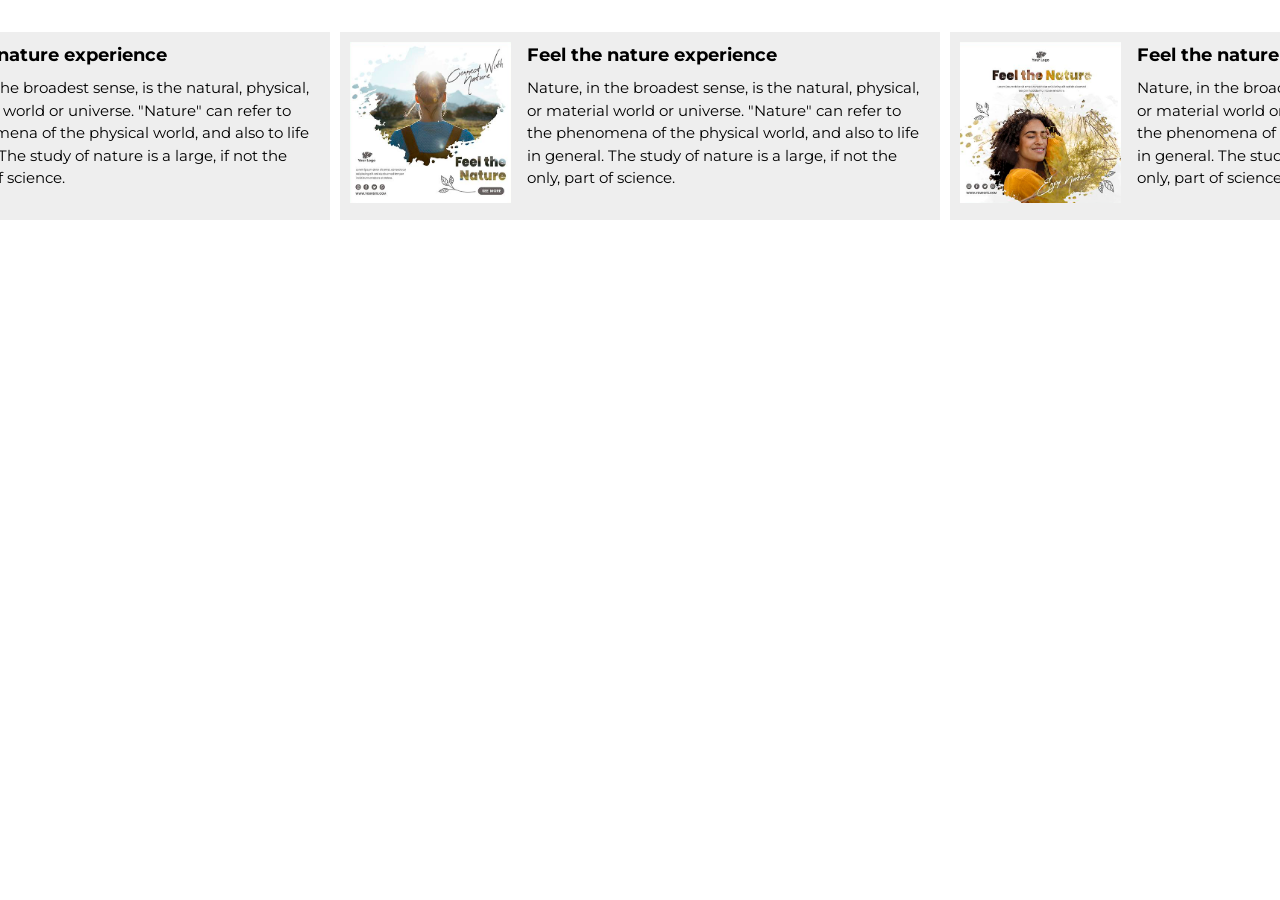
<file: examples/responsive-card/index.html>
<!doctype html>
<html lang="en">
  <head>
    <meta charset="UTF-8" />
    <meta name="viewport" content="width=device-width, initial-scale=1.0" />
    <title>responsive card</title>
    <link rel="stylesheet" href="style.css" />
  </head>
  <body>
    <div class="container">
      <div class="card">
        <div class="card__image">
          <img class="image" src="./images/photo-01.png" alt="image" />
        </div>
        <div class="card__content">
          <h3 class="card__title">Feel the nature experience</h3>
          <p>
            Nature, in the broadest sense, is the natural, physical, or material
            world or universe. "Nature" can refer to the phenomena of the
            physical world, and also to life in general. The study of nature is
            a large, if not the only, part of science.
          </p>
        </div>
      </div>
      <div class="card">
        <div class="card__image">
          <img class="image" src="./images/photo-02.png" alt="image" />
        </div>
        <div class="card__content">
          <h3 class="card__title">Feel the nature experience</h3>
          <p>
            Nature, in the broadest sense, is the natural, physical, or material
            world or universe. "Nature" can refer to the phenomena of the
            physical world, and also to life in general. The study of nature is
            a large, if not the only, part of science.
          </p>
        </div>
      </div>
      <div class="card">
        <div class="card__image">
          <img class="image" src="./images/photo-03.png" alt="image" />
        </div>
        <div class="card__content">
          <h3 class="card__title">Feel the nature experience</h3>
          <p>
            Nature, in the broadest sense, is the natural, physical, or material
            world or universe. "Nature" can refer to the phenomena of the
            physical world, and also to life in general. The study of nature is
            a large, if not the only, part of science.
          </p>
        </div>
      </div>
    </div>
  </body>
</html>
</file>
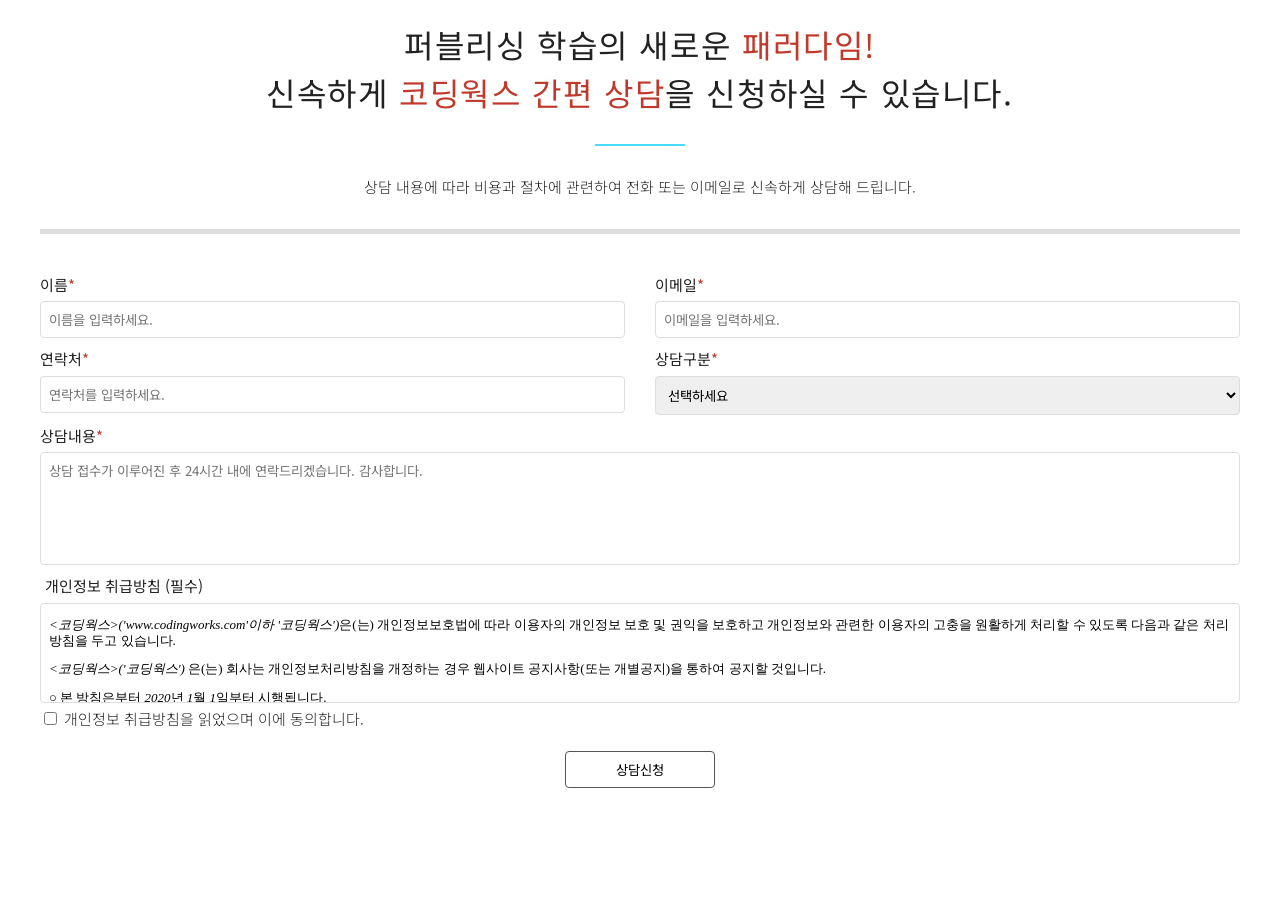
<file: examples/responsive-consulting-application/index.html>
<!doctype html>
<html lang="ko">
  <head>
    <meta charset="UTF-8" />
    <meta name="viewport" content="width=device-width, initial-scale=1.0" />
    <title>responsive consulting application</title>
    <link rel="stylesheet" href="style.css" />
  </head>
  <body>
    <div class="container">
      <header>
        <h1>
          퍼블리싱 학습의 새로운 <em>패러다임!</em><br />
          신속하게 <em>코딩웍스 간편 상담</em>을 신청하실 수 있습니다.
        </h1>
        <p>
          상담 내용에 따라 비용과 절차에 관련하여 전화 또는 이메일로 신속하게
          상담해 드립니다.
        </p>
      </header>
      <form>
        <div class="row">
          <div class="field">
            <label class="required" for="name">이름</label>
            <input
              type="text"
              id="name"
              placeholder="이름을 입력하세요."
              required
            />
          </div>
          <div class="field">
            <label class="required" for="email">이메일</label>
            <input
              type="email"
              id="email"
              placeholder="이메일을 입력하세요."
              required
            />
          </div>
        </div>
        <div class="row">
          <div class="field">
            <label class="required" for="phone">연락처</label>
            <input
              type="text"
              id="phone"
              placeholder="연락처를 입력하세요."
              required
            />
          </div>
          <div class="field">
            <label class="required" for="category">상담구분</label>
            <select name="" id="category">
              <option value="">선택하세요</option>
              <option value="online">온라인</option>
              <option value="offline">오프라인</option>
            </select>
          </div>
        </div>
        <div class="row">
          <div class="field">
            <label class="required" for="content">상담내용</label>
            <textarea
              name=""
              id="content"
              rows="5"
              placeholder="상담 접수가 이루어진 후 24시간 내에 연락드리겠습니다. 감사합니다."
              required
            ></textarea>
          </div>
        </div>
        <div class="policy">
          <h4>개인정보 취급방침 (필수)</h4>
          <iframe src="./policy.html" frameborder="0"></iframe>
          <div>
            <input type="checkbox" name="" id="policy" required />
            <label for="policy"
              >개인정보 취급방침을 읽었으며 이에 동의합니다.</label
            >
          </div>
        </div>
        <div class="apply">
          <button class="applyBtn">상담신청</button>
        </div>
      </form>
    </div>
  </body>
</html>
</file>
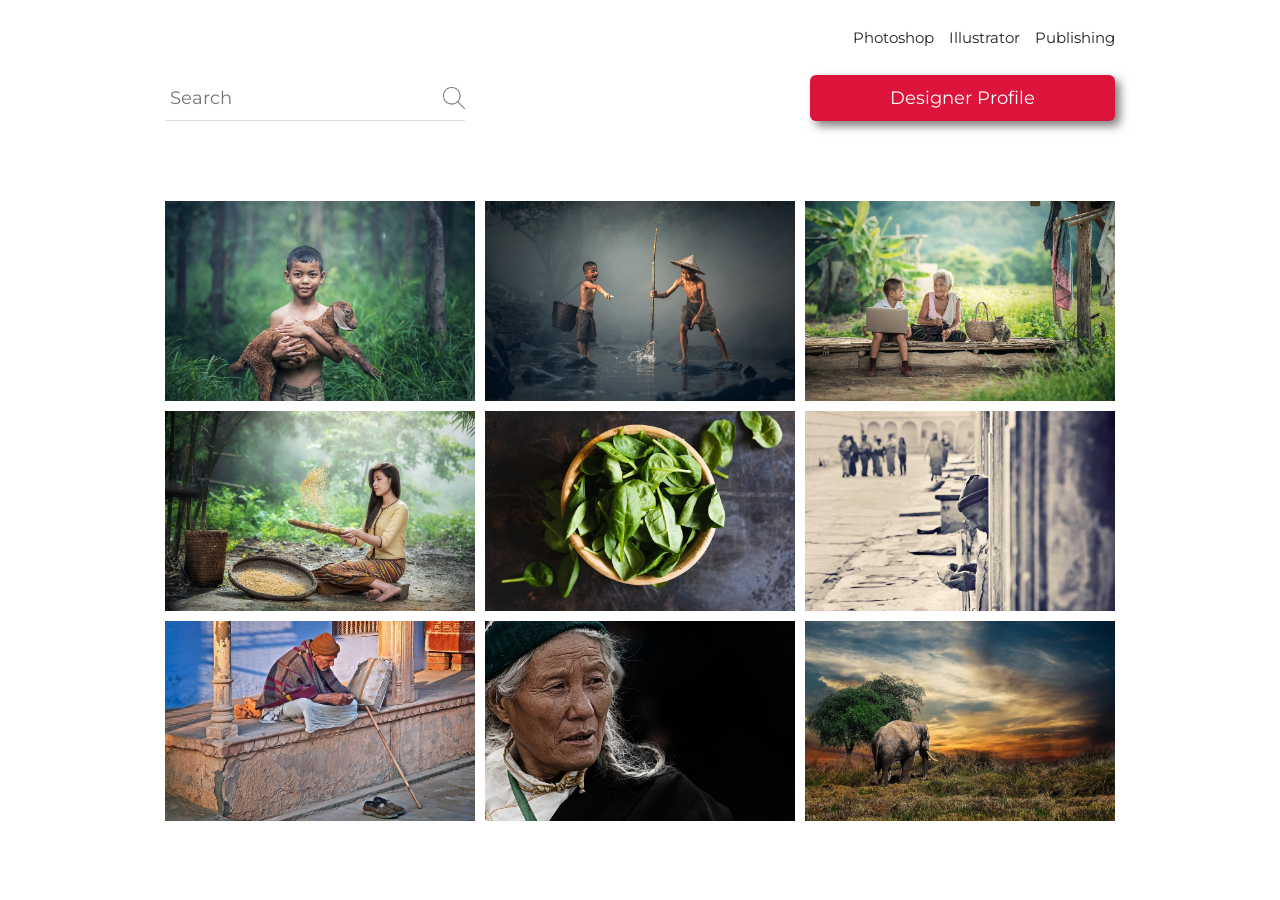
<file: examples/responsive-gallery/index.html>
<!doctype html>
<html lang="en">
  <head>
    <meta charset="UTF-8" />
    <meta name="viewport" content="width=device-width, initial-scale=1.0" />
    <title>responsive gallery</title>
    <link rel="stylesheet" href="style.css" />
  </head>
  <body>
    <div class="container">
      <header>
        <nav>
          <ul class="gnb">
            <li><a href="#">Photoshop</a></li>
            <li><a href="#">Illustrator</a></li>
            <li><a href="#">Publishing</a></li>
          </ul>
        </nav>
        <div class="searchBox">
          <input type="text" name="search" placeholder="Search" />
          <button class="searchBtn">Designer Profile</button>
        </div>
      </header>
      <main>
        <div class="photo">
          <img src="./images/p1.jpg" alt="image" />
        </div>
        <div class="photo">
          <img src="./images/p2.jpg" alt="image" />
        </div>
        <div class="photo">
          <img src="./images/p3.jpg" alt="image" />
        </div>
        <div class="photo">
          <img src="./images/p4.jpg" alt="image" />
        </div>
        <div class="photo">
          <img src="./images/p5.jpg" alt="image" />
        </div>
        <div class="photo">
          <img src="./images/p6.jpg" alt="image" />
        </div>
        <div class="photo">
          <img src="./images/p7.jpg" alt="image" />
        </div>
        <div class="photo">
          <img src="./images/p8.jpg" alt="image" />
        </div>
        <div class="photo">
          <img src="./images/p9.jpg" alt="image" />
        </div>
      </main>
    </div>
  </body>
</html>
</file>
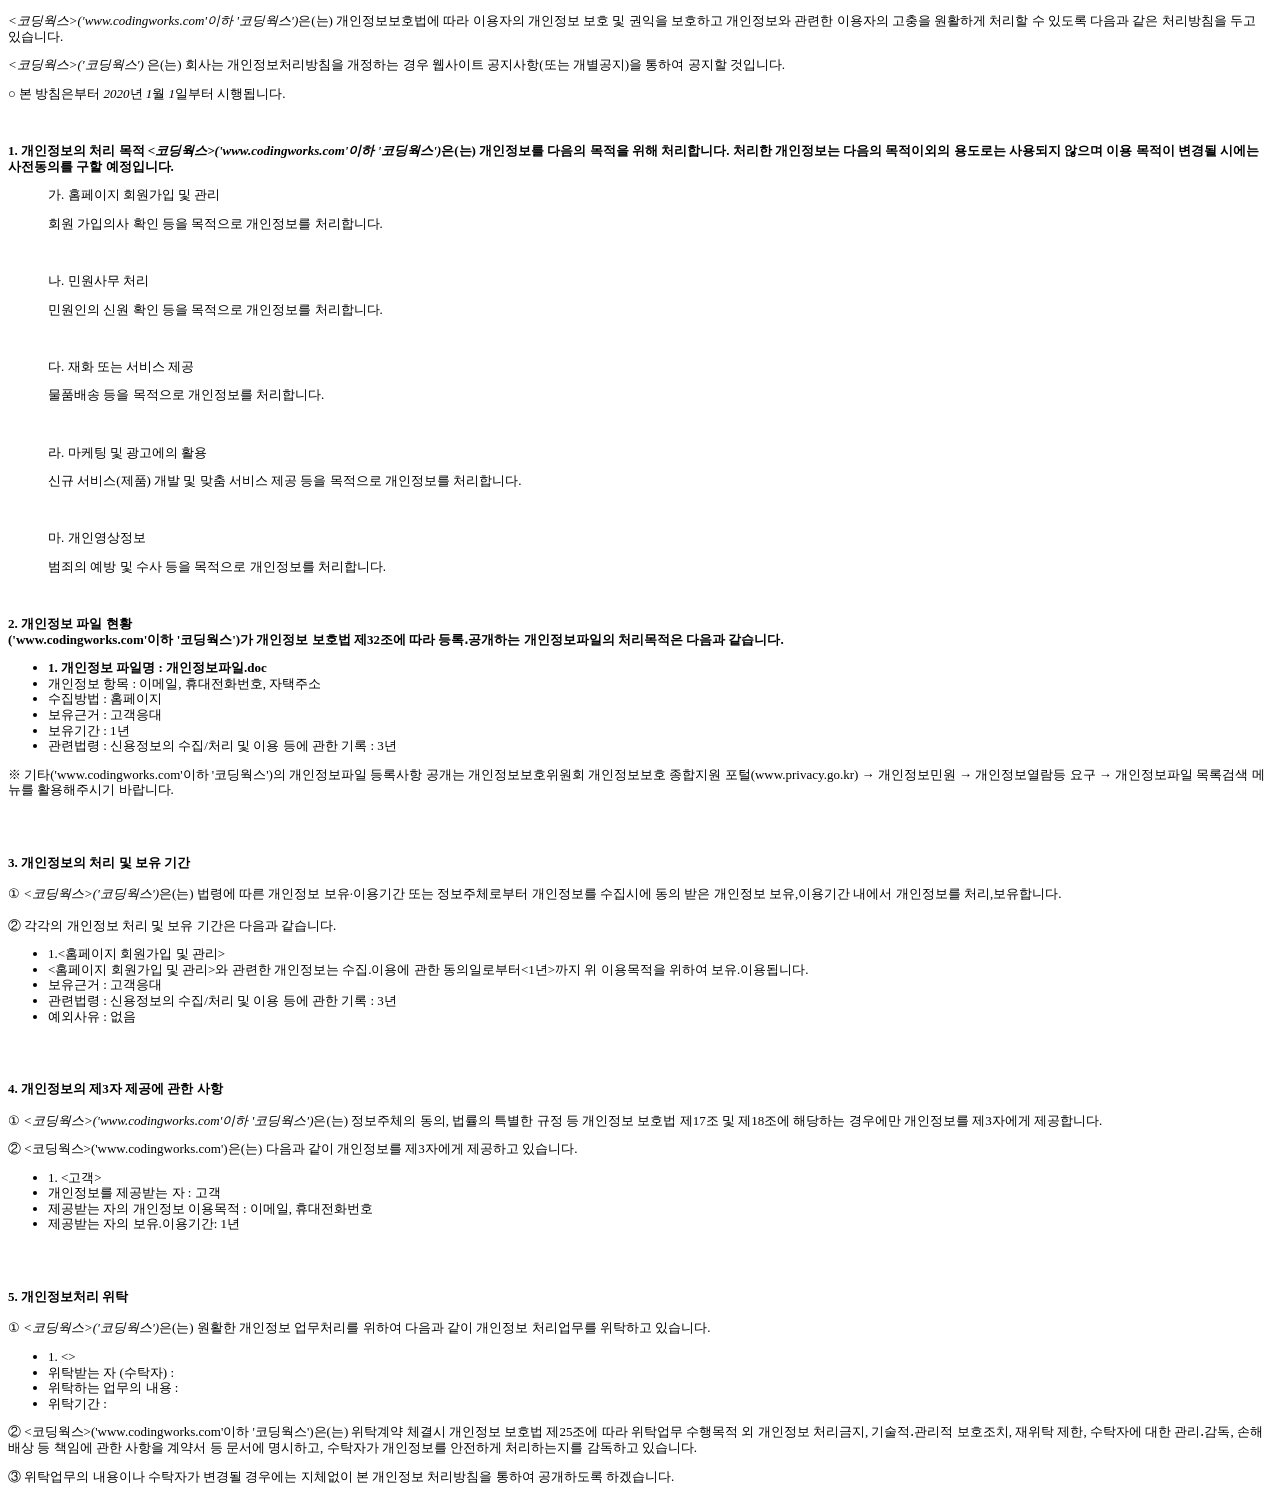
<file: examples/responsive-consulting-application/policy.html>
<!DOCTYPE html>
<html lang="en">
<head>
    <meta charset="UTF-8">
    <meta name="viewport" content="width=device-width, initial-scale=1.0">
    <title>Document</title>
    <style>
        body {
            font-size: 13px;
            line-height: 1.2em;
        }
    </style>
</head>
<body>
    <section id="wrap_pop" class="small_pop">

        <article class="cont">
            <p class="ls2 lh6 bs5 ts4"><em class="emphasis">&lt;코딩웍스&gt;('www.codingworks.com'이하  '코딩웍스')</em>은(는) 개인정보보호법에 따라 이용자의 개인정보 보호 및 권익을 보호하고 개인정보와 관련한 이용자의 고충을 원활하게 처리할 수 있도록 다음과 같은 처리방침을 두고 있습니다.</p><p class="ls2 lh6 bs5 ts4"><em class="emphasis">&lt;코딩웍스&gt;('코딩웍스')</em> 은(는) 회사는 개인정보처리방침을 개정하는 경우 웹사이트 공지사항(또는 개별공지)을 통하여 공지할 것입니다.</p><p class="ls2">○ 본 방침은부터 <em class="emphasis">2020</em>년 <em class="emphasis">1</em>월 <em class="emphasis">1</em>일부터 시행됩니다.</p><br><p class="lh6 bs4"><strong>1. 개인정보의 처리 목적 <em class="emphasis">&lt;코딩웍스&gt;('www.codingworks.com'이하  '코딩웍스')</em>은(는) 개인정보를 다음의 목적을 위해 처리합니다. 처리한 개인정보는 다음의 목적이외의 용도로는 사용되지 않으며 이용 목적이 변경될 시에는 사전동의를 구할 예정입니다.</strong></p><ul class="list_indent2 mgt10"><p class="ls2">가. 홈페이지 회원가입 및 관리</p><p class="ls2">회원 가입의사 확인 등을 목적으로 개인정보를 처리합니다.</p><br><p class="ls2">나. 민원사무 처리</p><p class="ls2">민원인의 신원 확인 등을 목적으로 개인정보를 처리합니다.</p><br><p class="ls2">다. 재화 또는 서비스 제공</p><p class="ls2">물품배송 등을 목적으로 개인정보를 처리합니다.</p><br><p class="ls2">라. 마케팅 및 광고에의 활용</p><p class="ls2">신규 서비스(제품) 개발 및 맞춤 서비스 제공 등을 목적으로 개인정보를 처리합니다.</p><br><p class="ls2">마. 개인영상정보</p><p class="ls2">범죄의 예방 및 수사 등을 목적으로 개인정보를 처리합니다.</p><br></ul><p class="sub_p mgt30"><strong>2. 개인정보 파일 현황<br>('www.codingworks.com'이하  '코딩웍스')가 개인정보 보호법 제32조에 따라 등록․공개하는 개인정보파일의 처리목적은 다음과 같습니다.</strong></p><ul class="list_indent2 mgt10"><li class="tt"><b>1. 개인정보 파일명 : 개인정보파일.doc</b></li><li>개인정보 항목 : 이메일, 휴대전화번호, 자택주소</li><li>수집방법 : 홈페이지</li><li>보유근거 : 고객응대</li><li>보유기간 : 1년</li><li>관련법령 : 신용정보의 수집/처리 및 이용 등에 관한 기록 : 3년</li></ul><p class="sub_p mgt10">※ 기타('www.codingworks.com'이하  '코딩웍스')의 개인정보파일 등록사항 공개는 개인정보보호위원회 개인정보보호 종합지원 포털(www.privacy.go.kr) → 개인정보민원 → 개인정보열람등 요구 → 개인정보파일 목록검색 메뉴를 활용해주시기 바랍니다.</p><br><br><p class="lh6 bs4"><strong>3. 개인정보의 처리 및 보유 기간</strong><br><br>① <em class="emphasis">&lt;코딩웍스&gt;('코딩웍스')</em>은(는) 법령에 따른 개인정보 보유·이용기간 또는 정보주체로부터 개인정보를 수집시에 동의 받은 개인정보 보유,이용기간 내에서 개인정보를 처리,보유합니다.<br><br>② 각각의 개인정보 처리 및 보유 기간은 다음과 같습니다.</p><ul class="list_indent2 mgt10"><li class="tt">1.&lt;홈페이지 회원가입 및 관리&gt;</li><li class="tt">&lt;홈페이지 회원가입 및 관리&gt;와 관련한 개인정보는 수집.이용에 관한 동의일로부터&lt;1년&gt;까지 위 이용목적을 위하여 보유.이용됩니다.</li><li>보유근거 : 고객응대</li><li>관련법령 : 신용정보의 수집/처리 및 이용 등에 관한 기록 : 3년</li><li>예외사유 : 없음</li></ul><br><br><p class="lh6 bs4"><strong>4. 개인정보의 제3자 제공에 관한 사항</strong><br><br> ① <em class="emphasis">&lt;코딩웍스&gt;('www.codingworks.com'이하 '코딩웍스')</em>은(는) 정보주체의 동의, 법률의 특별한 규정 등 개인정보 보호법 제17조 및 제18조에 해당하는 경우에만 개인정보를 제3자에게 제공합니다.</p><p class="sub_p mgt10">②  <span class="colorLightBlue">&lt;코딩웍스&gt;('www.codingworks.com')</span>은(는) 다음과 같이 개인정보를 제3자에게 제공하고 있습니다.</p><ul class="list_indent2 mgt10"><li class="tt">1. &lt;고객&gt;</li><li>개인정보를 제공받는 자 : 고객</li><li>제공받는 자의 개인정보 이용목적 : 이메일, 휴대전화번호</li><li>제공받는 자의 보유.이용기간: 1년</li></ul><br><br><p class="lh6 bs4"><strong>5. 개인정보처리 위탁</strong><br><br> ① <em class="emphasis">&lt;코딩웍스&gt;('코딩웍스')</em>은(는) 원활한 개인정보 업무처리를 위하여 다음과 같이 개인정보 처리업무를 위탁하고 있습니다.</p><ul class="list_indent2 mgt10"><li class="tt">1. &lt;&gt;</li><li>위탁받는 자 (수탁자) : </li><li>위탁하는 업무의 내용 : </li><li>위탁기간 : </li></ul><p class="sub_p mgt10">②  <span class="colorLightBlue">&lt;코딩웍스&gt;('www.codingworks.com'이하 '코딩웍스')</span>은(는) 위탁계약 체결시 개인정보 보호법 제25조에 따라 위탁업무 수행목적 외 개인정보 처리금지, 기술적․관리적 보호조치, 재위탁 제한, 수탁자에 대한 관리․감독, 손해배상 등 책임에 관한 사항을 계약서 등 문서에 명시하고, 수탁자가 개인정보를 안전하게 처리하는지를 감독하고 있습니다.</p><p class="sub_p mgt10">③ 위탁업무의 내용이나 수탁자가 변경될 경우에는 지체없이 본 개인정보 처리방침을 통하여 공개하도록 하겠습니다.</p>
        </article>
    </section>
</body>
</html>
</file>
<file: examples/responsive-card/style.css>
/* Google Fonts */
@import url('https://fonts.googleapis.com/css2?family=Montserrat:ital,wght@0,100..900;1,100..900&display=swap');
/* RESET CSS */
@import './reset.css';

* {
  box-sizing: border-box;
}

body {
  font-family: 'Montserrat', sans-serif;
  font-size: 15px;
  line-height: 1.5;
  display: flex;
  justify-content: center;
  padding: 2rem;
}

.container {
  display: flex;
  justify-content: space-between;
  gap: 10px;
}

.card {
  display: flex;
  gap: 1rem;
  padding: 10px;
  width: 600px;
  background-color: #eee;
}

/* ✅ img 태그에 width를 직접 설정하지 않고 div로 한번 감싸주기 */
.card__image {
  flex: 2;
  width: 100px;
}

.image {
  width: 100%;
}

.card__content {
  flex: 5;
}

.card__title {
  margin-bottom: 8px;
  font-size: 18px;
  font-weight: bold;
}

@media screen and (max-width: 767px) {
  .container {
    flex-direction: column;
  }

  .card {
    flex-direction: column;
    width: 100%;
  }
  .card__image {
    flex: 1;
    width: 100%;
  }

  .card__content {
    flex: 1;
  }
}

@media screen and (min-width: 768px) and (max-width: 1024px) {
  .container {
    flex-direction: column;
  }
  .card {
    width: 100%;
  }
}
</file>
<file: examples/responsive-consulting-application/style.css>
/* Google Fonts */
@import url('https://fonts.googleapis.com/css2?family=Noto+Sans+KR:wght@100..900&display=swap');
/* RESET CSS */
@import './reset.css';

/* Global */
:root {
  /* Colors */
  --color-text: #222;
  --color-accent: #c0392b;
  --color-second: #48dbfb;
}

* {
  box-sizing: border-box;
}

body {
  font-family: 'Noto Sans KR', sans-serif;
  font-size: 15px;
  font-weight: 300;
  line-height: 1.5;
  word-break: keep-all;
  color: var(--color-text);
  padding: 20px;
}

input,
textarea,
select,
button {
  font-family: inherit;
  outline: none;
}

textarea {
  resize: none;
}

button {
  border: none;
  cursor: pointer;
}

.container {
  margin: auto;
  width: 1200px;
}

/* Header */
header {
  margin-bottom: 30px;
  text-align: center;
}

h1 {
  position: relative;
  margin-bottom: 60px;
  font-size: 32px;
  font-weight: 400;
  letter-spacing: 0.05em;
}

h1::after {
  content: '';
  position: absolute;
  bottom: -30px;
  left: 50%;
  transform: translateX(-50%);
  width: 90px;
  height: 2px;
  background-color: #48dbfb;
}

h1 > em {
  color: var(--color-accent);
}

/* Form */
form {
  border-top: 5px solid #ddd;
  padding: 30px 0;
}

.row {
  display: flex;
  gap: 30px;
  margin: 10px 0;
}

.field {
  flex: 1;
  display: flex;
  flex-direction: column;
  gap: 5px;
}

.field label {
  font-weight: 400;
}

.field input,
.field textarea,
.field select {
  padding: 8px;
  border: 1px solid #ddd;
  border-radius: 4px;
}

.field input:hover,
.field textarea:hover {
  border: 1px solid var(--color-second);
}

.field input:focus,
.field textarea:focus {
  background-color: #eee;
}

.required::after {
  content: '\002A';
  color: var(--color-accent);
}

h4 {
  margin: 5px;
  font-size: 1em;
  font-weight: 400;
}

.policy iframe {
  border: 1px solid #ddd;
  border-radius: 4px;
  width: 100%;
  height: 100px;
}

.apply {
  margin: 20px 0;
  text-align: center;
}

.applyBtn {
  padding: 8px 50px;
  border: 1px solid #555;
  border-radius: 4px;
  background-color: transparent;
}

.applyBtn:hover {
  background-color: #222;
  color: #fff;
}

@media screen and (max-width: 768px) {
  .container {
    width: 100%;
  }

  h1 {
    font-size: 22px;
  }

  .row {
    flex-direction: column;
    gap: 10px;
  }

  .applyBtn {
    width: 100%;
  }
}
</file>
<file: examples/responsive-gallery/style.css>
/* Google Fonts */
@import url('https://fonts.googleapis.com/css2?family=Montserrat:ital,wght@0,100..900;1,100..900&display=swap');
/* RESET CSS */
@import './reset.css';

/* Global */
:root {
  /* Colors */
  --color-primary: crimson;
  --color-text: #222;
}

* {
  box-sizing: border-box;
}

body {
  font-family: 'Montserrat', sans-serif;
  font-size: 15px;
  color: var(--color-text);
}

input,
button {
  font-family: inherit;
  outline: none;
}

button {
  background-color: transparent;
  cursor: pointer;
}

a {
  text-decoration: none;
  color: var(--color-text);
}

.container {
  width: 950px;
  margin: auto;
}

/* Header */
nav {
  padding: 30px 0;
}

.gnb {
  display: flex;
  justify-content: end;
  gap: 15px;
}

.gnb a {
  position: relative;
  padding-bottom: 8px;
}

/* ✅ hover시 애니메이션 효과 */
.gnb a::after {
  content: '';
  position: absolute;
  bottom: 0;
  left: 50%;
  transform: translateX(-50%);
  width: 0;
  height: 2px;
  background-color: var(--color-text);
  transition: 0.3s;
}

.gnb a:hover::after {
  width: 100%;
}

.searchBox {
  display: flex;
  justify-content: space-between;
}

.searchBox input {
  position: relative;
  padding: 5px;
  border: none;
  border-bottom: 1px solid #ddd;
  width: 300px;
  background: url(./images/search.png) no-repeat center right; /* ✅ */
  background-size: 22px;
  font-size: 18px;
}

.searchBtn {
  padding: 12px 80px;
  border: none;
  border-radius: 6px;
  background-color: var(--color-primary);
  font-size: 18px;
  color: #fff;
  box-shadow: 5px 5px 10px rgba(0, 0, 0, 0.5);
  transition: 0.3s;
}

.searchBtn:hover {
  background-color: var(--color-text);
}

/* Main */
main {
  display: flex;
  flex-wrap: wrap;
  justify-content: space-between;
  gap: 10px;
  margin-top: 80px;
}

/* ✅ 이미지 크기가 다른 경우 똑같은 공간을 차지하도록 스타일 지정 */
.photo {
  flex: 1 1 310px;
  height: 200px;
  overflow: hidden;
}

.photo img {
  width: 100%;
  height: 100%;
  object-fit: cover;
}

@media screen and (max-width: 767px) {
  .container {
    padding: 20px;
    width: 100%;
  }

  .gnb {
    justify-content: center;
  }

  .searchBox {
    flex-direction: column;
    gap: 20px;
  }

  .searchBox input {
    width: 100%;
  }

  .photo {
    height: 250px;
  }
}

@media screen and (min-width: 768px) and (max-width: 1024px) {
  .container {
    padding: 20px;
    width: 100%;
  }

  .photo {
    height: 250px;
  }
}
</file>
